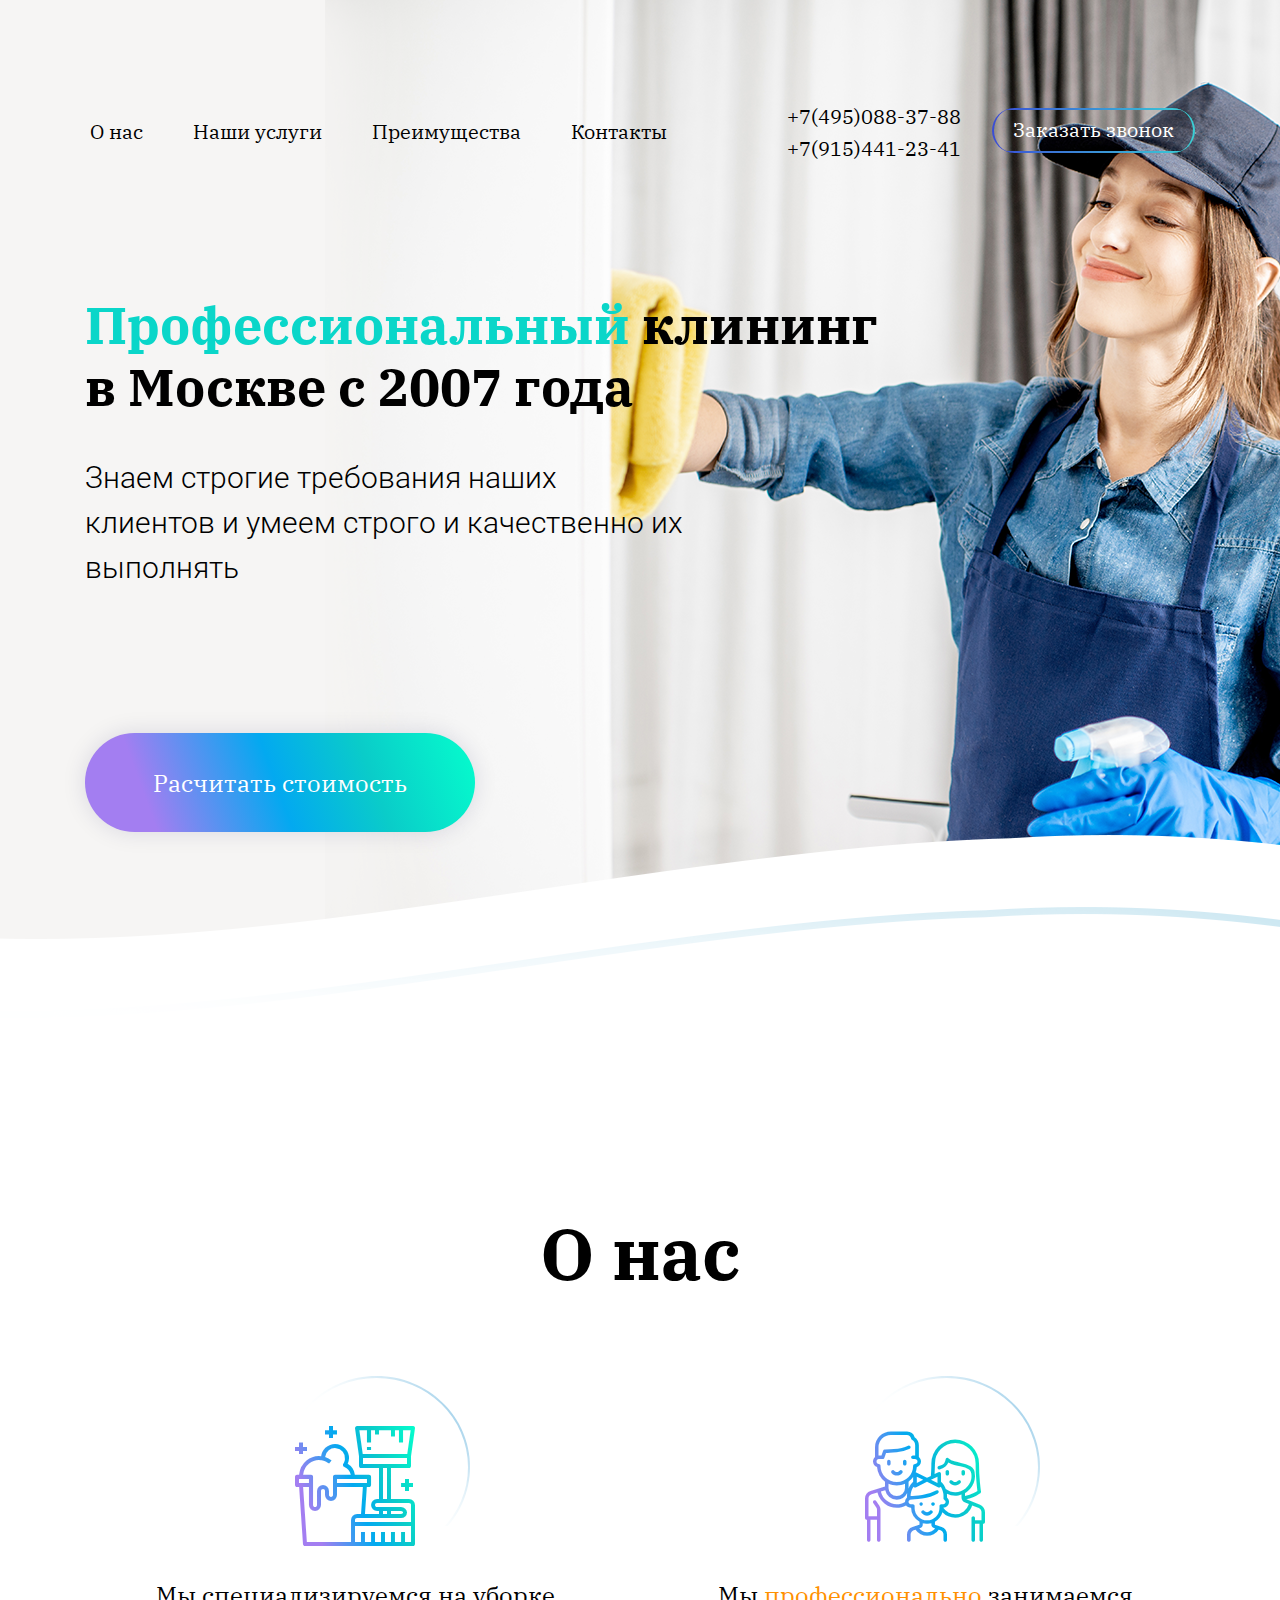
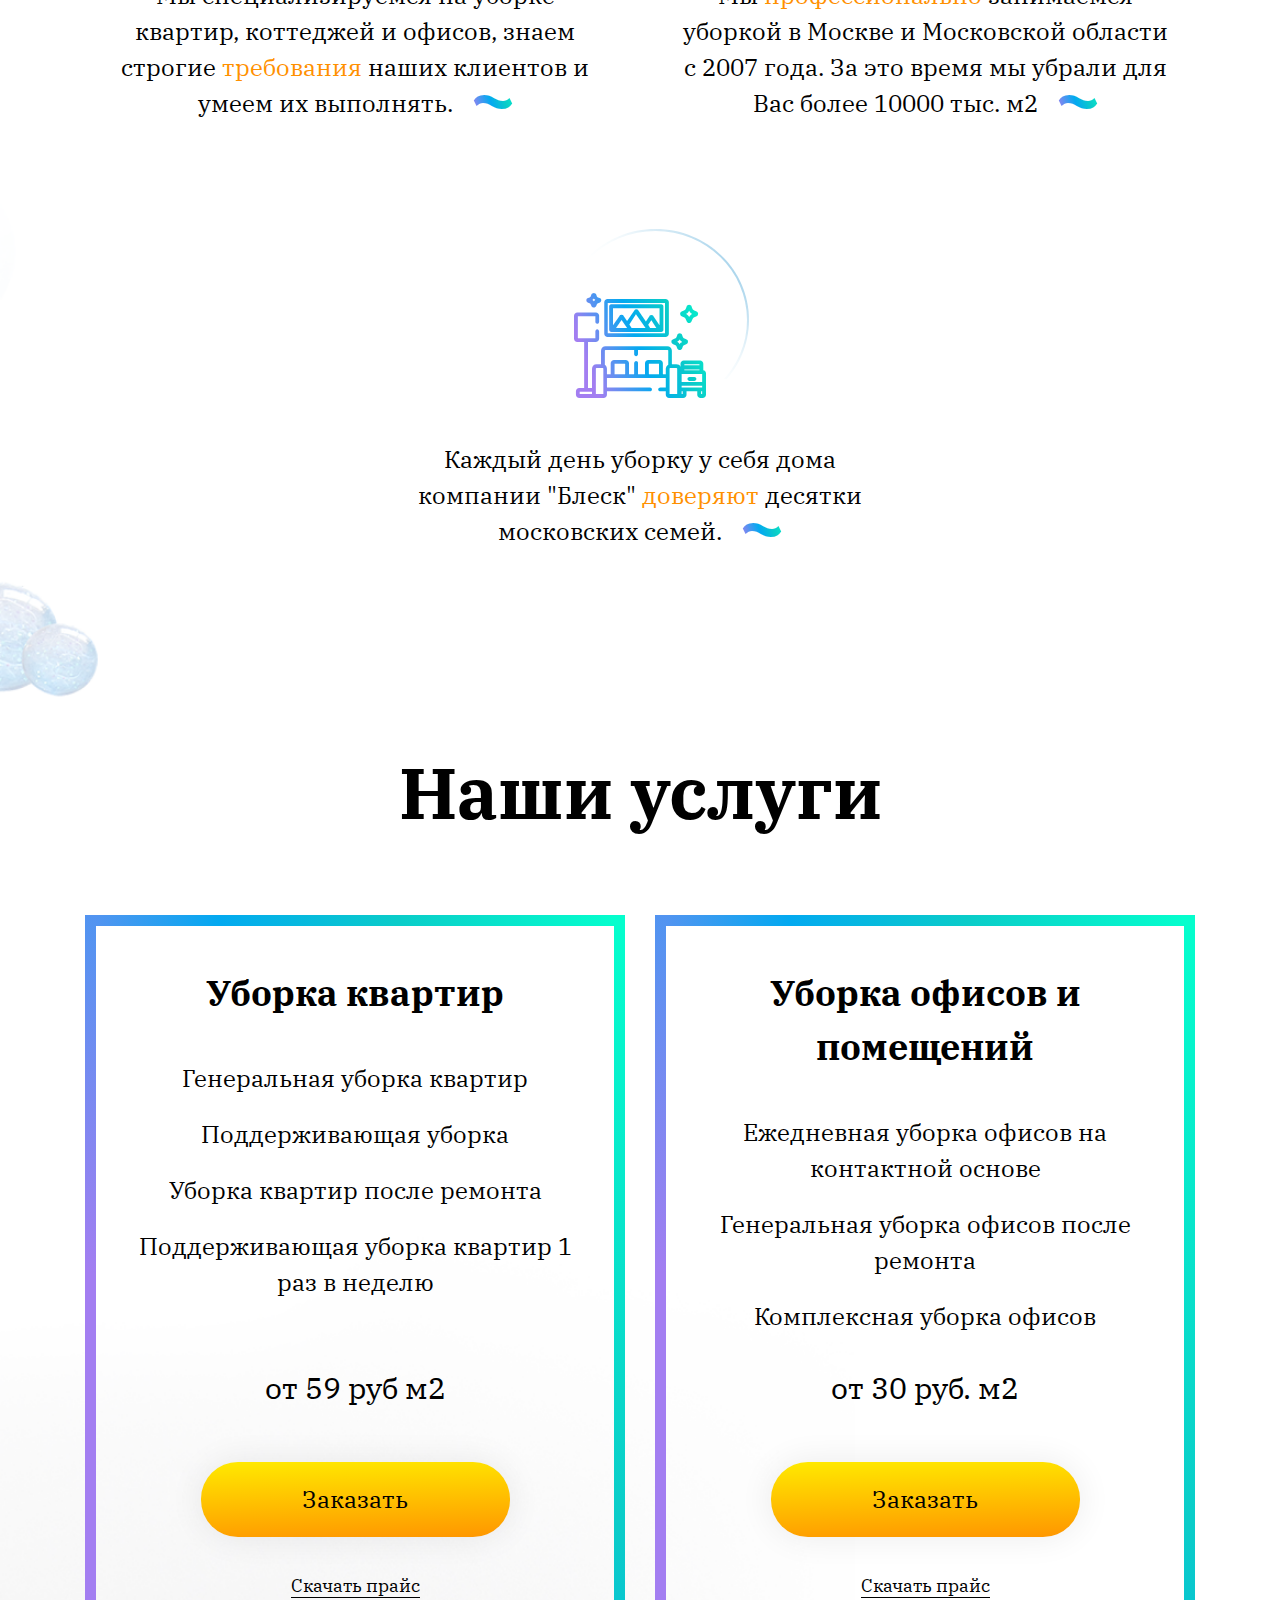
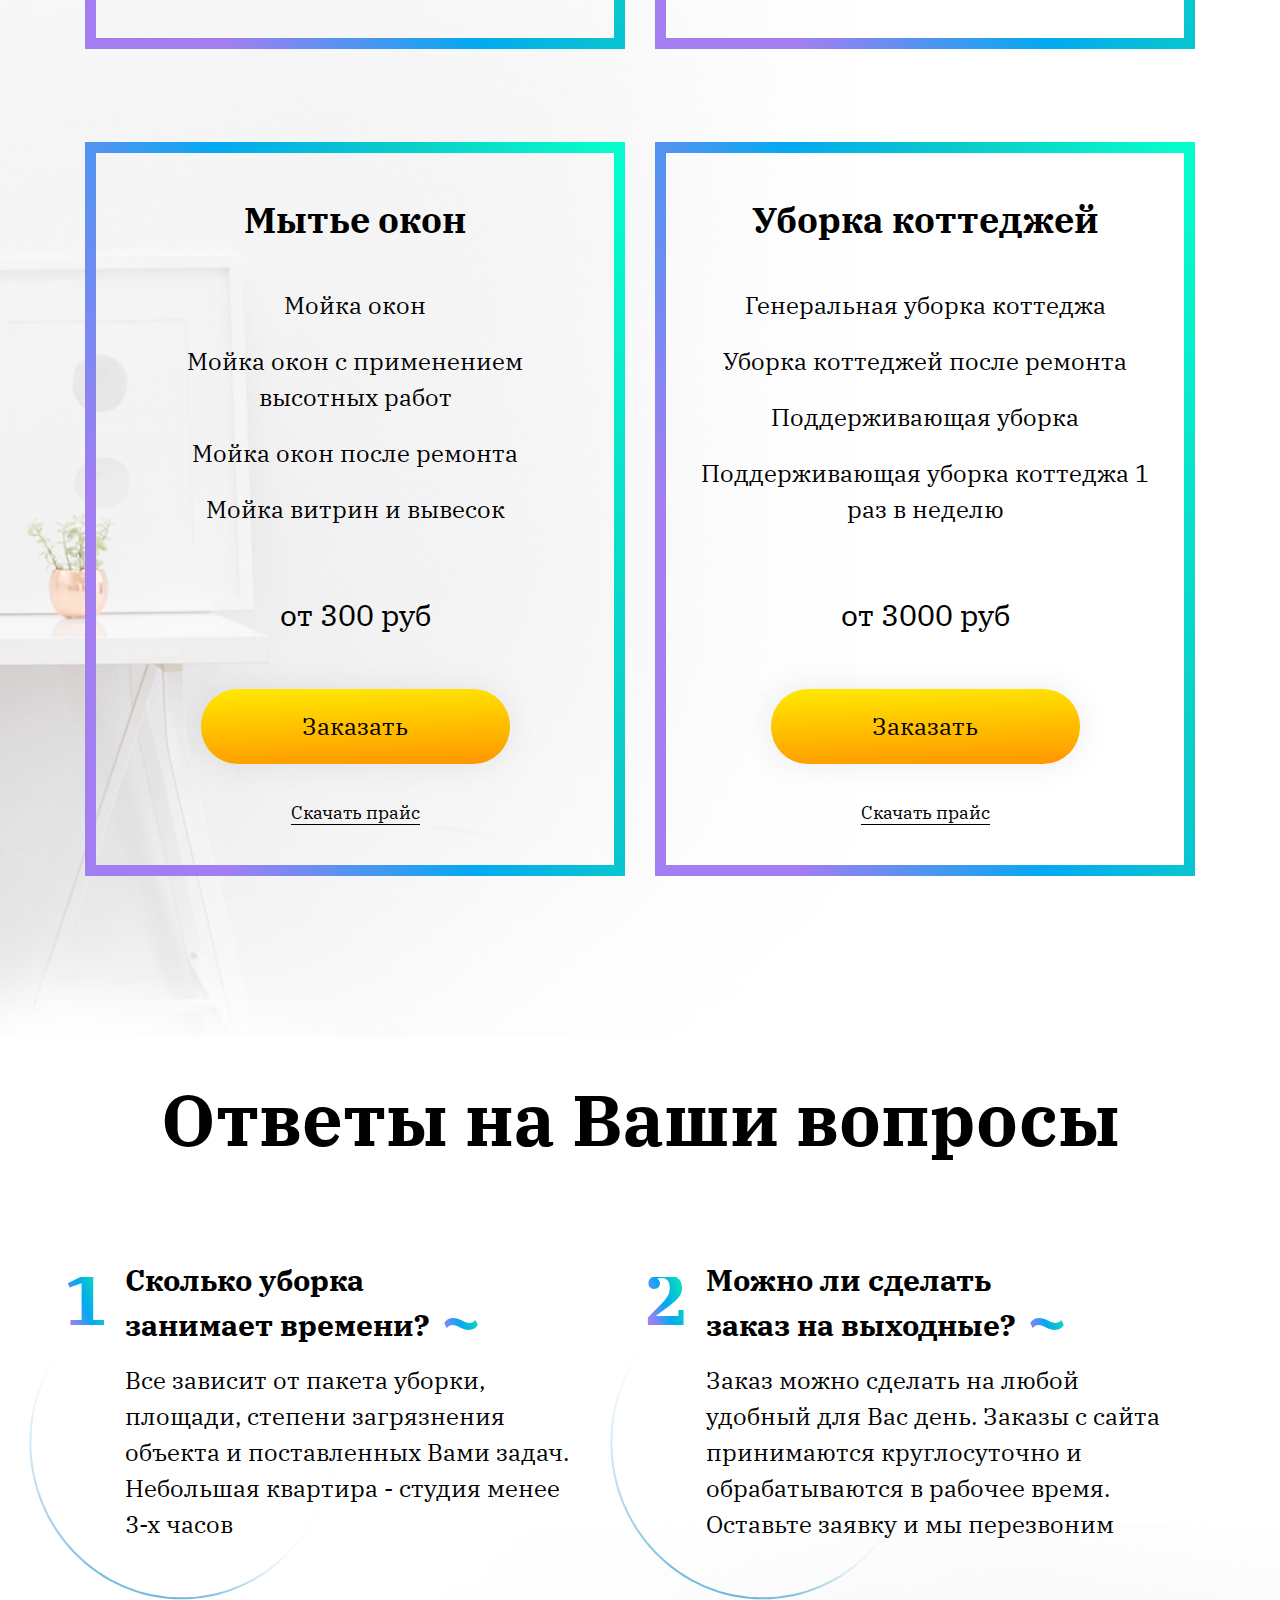
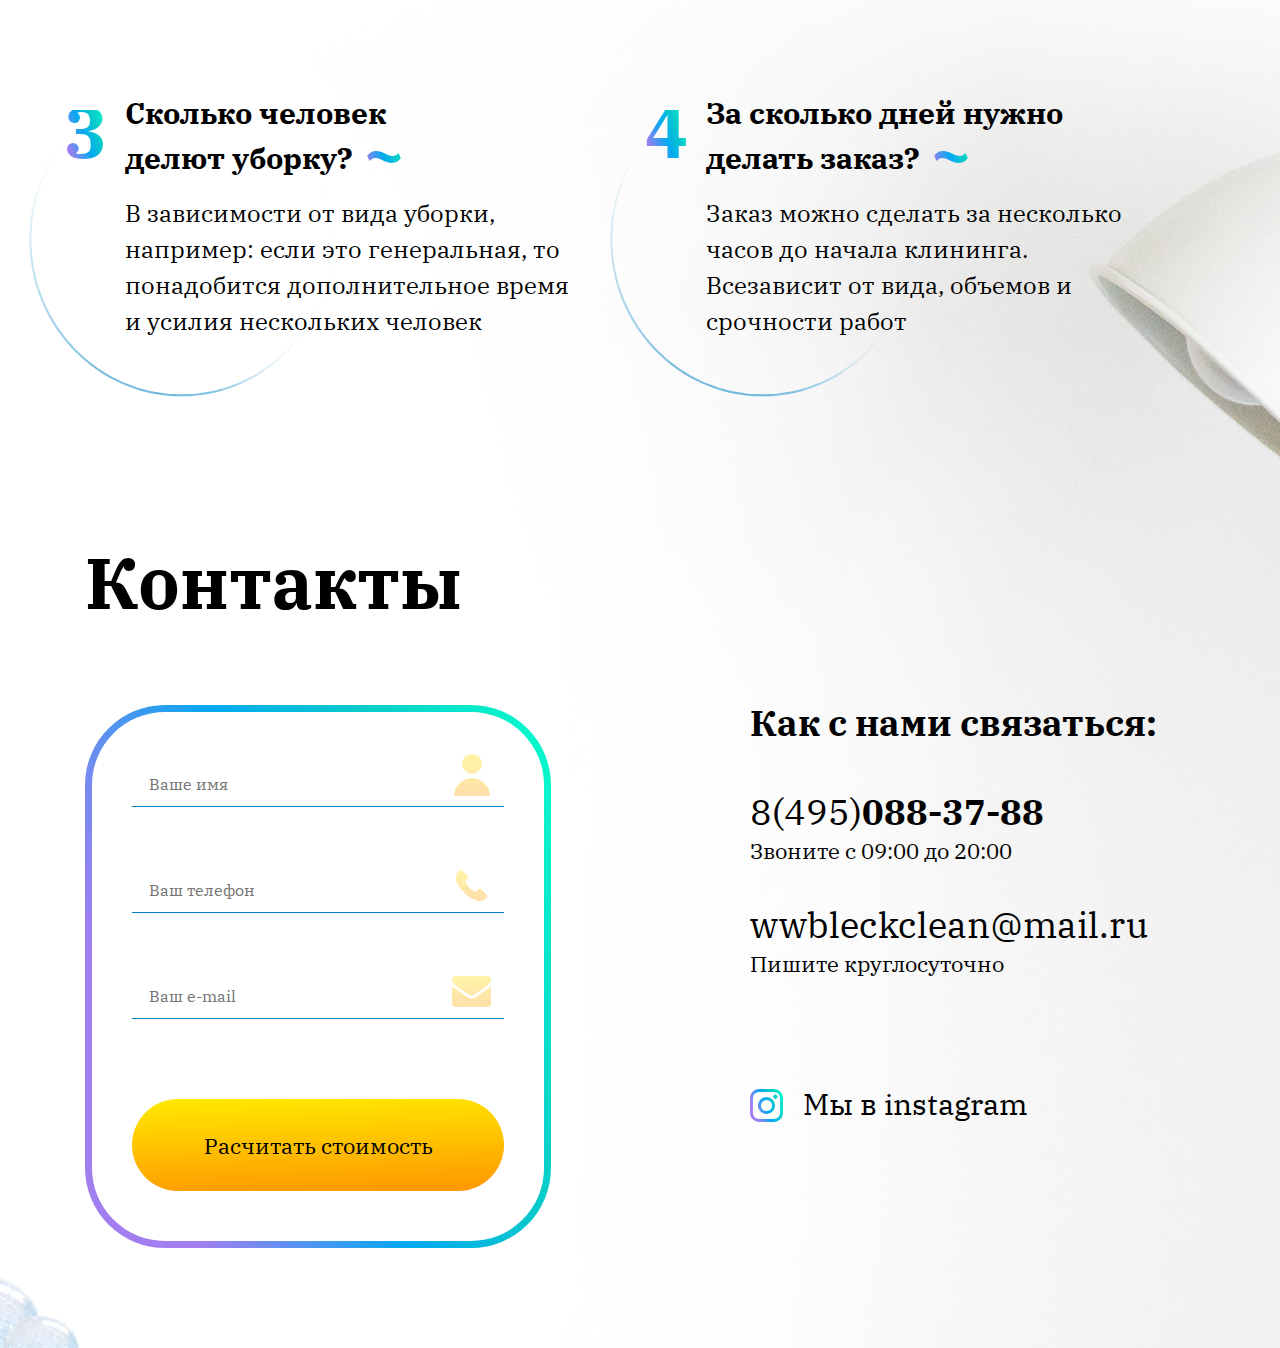
<file: index.html>
<!DOCTYPE html>
<html lang="ru">
<head>
	<meta charset="UTF-8">
	<meta name="viewport" content="width=device-width, initial-scale=1, shrink-to-fit=no">
	<title>bleckcleaning - профессиональный клининг в Москве с 2007 года</title>
	<link rel="icon" type="image/x-icon" href="img/favicon.ico">
	<link href="https://fonts.googleapis.com/css?family=IBM+Plex+Serif:400,600,700%7CRoboto:300&display=swap&subset=cyrillic-ext" rel="stylesheet">

	<link rel="stylesheet" href="bootstrap/css/bootstrap.min.css" crossorigin="anonymous">
	<link rel="stylesheet" href="css/main.css">
</head>
<body>

	<div class="overlay text-center">
		<div class="modal-form">

			<div class="modal-form__close">×</div>
			<h2 class="modal-form__title">Оставьте заявку <span class="modal-form__title--sub">Мы свяжемся с Вами в течении часа</span></h2>

			<form action="phpmailer/mail.php" method="POST" class="modal-form__form">
				<input name="user_name" type="text" class="modal-form__field modal-form__field--name" placeholder="Имя">
				<input name="user_email" type="email" class="modal-form__field" placeholder="E-mail">
				<input name="user_tel" type="tel" placeholder="Телефона" class="modal-form__field" required>
				<button type="submit" class="button modal-form__button">Отправить</button>
			</form>
		</div>
	</div>

	<header class="header">
		<div class="container-fluid">
			<nav class="navbar navbar-expand-lg navbar-light  justify-content-between">
				<button class="navbar-toggler" type="button" data-toggle="collapse" data-target="#navbarNav" aria-controls="navbarNav" aria-expanded="false" aria-label="Toggle navigation">
					<span class="navbar-toggler-icon"></span>
				</button>
				<div class="nav__tel d-lg-none"><a href="tel:+7(495)088-37-88" class="nav__tel nav__tel--link">+7(495)088-37-88</a><br><a href="tel:+7(915)441-23-41" class="nav__tel nav__tel--link">+7(915)441-23-41</a></div>
				<div class="collapse navbar-collapse" id="navbarNav">
					<ul class="navbar-nav">
						<li class="nav-item">
							<a class="nav-link" href="#about">О нас</a>
						</li>
						<li class="nav-item">
							<a class="nav-link" href="#services">Наши услуги</a>
						</li>
						<li class="nav-item">
							<a class="nav-link" href="#answers">Преимущества</a>
						</li>
						<li class="nav-item">
							<a class="nav-link" href="#contacts">Контакты</a>
						</li>
					</ul>
				</div>
				<div class="nav__right d-none d-lg-block">
					<div class="nav__tel"><a href="tel:+7(495)088-37-88" class="nav__tel nav__tel--link">+7(495)088-37-88</a><br><a href="tel:+7(915)441-23-41" class="nav__tel nav__tel--link">+7(915)441-23-41</a></div>
					<button id="open-modal" class="nav__button">Заказать звонок</button>
				</div>
			</nav>
			<!-- ./nav -->

			
			<div class="header__main">
				<h1 class="header__title"><span class="header__title--blue">Профессиональный</span> <span class="header__title--blue458">клининг</span>
			в Москве с 2007 года</h1>
				<div class="p header__text d-none d-md-block">Знаем строгие требования наших клиентов
			и умеем строго и качественно их выполнять</div>
				<button id="open-modal" class="header__button button--gradient">Расчитать стоимость</button>
			</div>
		</div>
	</header>

	<section id="about" class="about">
		<div class="container-fluid text-center">
			<h2 class="about__title">О нас</h2>
			<div class="row about__row">
				<div class="col-sm-6">
					<span class="icon-brush about__icon"></span>
					<p class="about__text">Мы специализируемся на уборке квартир, коттеджей и офисов, знаем строгие <span class="about__title about__title--orange">требования</span> наших клиентов и умеем их выполнять.&#160;<span class="tilda">~</span></p>
				</div>
				<div class="col-sm-6 about__col about__col--two">
					<span class="icon-family about__icon"></span>
					<p class="about__text">Мы <span class="about__title about__title--orange">профессионально</span> занимаемся уборкой в Москве и Московской области с 2007 года. За это время мы убрали для Вас более 10000 тыс. м2&#160;<span class="tilda">~</span></p>
				</div>
				<div class="col about__col about__col--three">
					<span class="icon-room about__icon about__icon--room"></span>
					<p class="about__text">Каждый день уборку у себя дома компании  "Блеск" <span class="about__title about__title--orange">доверяют</span> десятки московских семей.&#160;<span class="tilda">~</span></p>
				</div>
			</div>
		</div>
	</section>

	<section id="services" class="services">
		<div class="container-fluid text-center">
			<h2 class="services__title">Наши услуги</h2>
			<div class="row">
				<div class="col-md-6">
					<div class="services-card services-card--first">
						<div class="services-card__up">
						 	<div class="services-card__title">Уборка квартир</div>
						 	<p class="services-card__text
						 	services-card__text--mt">Генеральная уборка квартир	</p>
						 	<p class="services-card__text">Поддерживающая уборка</p>
						 	<p class="services-card__text">Уборка квартир после ремонта	</p>
						 	<p class="services-card__text">Поддерживающая уборка квартир 1 раз в неделю</p>
						</div>

						<div class="services-card__down">
							<div class="services-card__price">от 59 руб м2</div>
							<button id="open-modal" class="services-card__button">Заказать</button>
							<a href="https://vk.com/doc145500996_524348209?hash=1648637331df06dd44&dl=5f1dcbfa3da5579591" class="services-card__download">Скачать прайс</a>
						</div>
					</div>
				</div>
				<div class="col-md-6">
					<div class="services-card">
						<div class="services-card__up">
							<div class="services-card__title">Уборка офисов и помещений</div>
							<p class="services-card__text services-card__text--mt">Ежедневная уборка офисов на контактной основе</p>
							<p class="services-card__text">Генеральная уборка офисов после ремонта</p>
							<p class="services-card__text">Комплексная уборка офисов  </p>
						</div>

						<div class="services-card__down">
							<div class="services-card__price">от 30 руб. м2</div>
							<button id="open-modal" class="services-card__button">Заказать</button>
							<a href="https://vk.com/doc145500996_524348209?hash=1648637331df06dd44&dl=5f1dcbfa3da5579591" class="services-card__download">Скачать прайс</a>
						</div>
					</div>
				</div>
				<div class="col-md-6">
					<div class="services-card services-card--mt">
						<div class="services-card__up">
							<div class="services-card__title">Мытье окон</div>
							<p class="services-card__text services-card__text--mt">Мойка окон </p>
							<p class="services-card__text">Мойка окон с применением высотных работ</p>
							<p class="services-card__text">Мойка окон после ремонта</p>
							<p class="services-card__text">Мойка витрин и вывесок</p>
						</div>

						<div class="services-card__down">
							<div class="services-card__price">от 300 руб </div>
							<button id="open-modal" class="services-card__button">Заказать</button>
							<a href="https://vk.com/doc145500996_524348209?hash=1648637331df06dd44&dl=5f1dcbfa3da5579591" class="services-card__download">Скачать прайс</a>
						</div>
					</div>
				</div>
				<div class="col-md-6">
					<div class="services-card services-card--mt">
						<div class="services-card__up">
							<div class="services-card__title">Уборка коттеджей</div>
							<p class="services-card__text services-card__text--mt">Генеральная уборка коттеджа</p>
							<p class="services-card__text">Уборка коттеджей после ремонта</p>
							<p class="services-card__text">Поддерживающая уборка</p>
							<p class="services-card__text">Поддерживающая уборка коттеджа 1 раз в неделю</p>
						</div>

						<div class="services-card__down">
							<div class="services-card__price">от 3000 руб </div>
							<button id="open-modal" class="services-card__button">Заказать</button>
							<a href="https://vk.com/doc145500996_524348209?hash=1648637331df06dd44&dl=5f1dcbfa3da5579591" class="services-card__download">Скачать прайс</a>
						</div>
					</div>
				</div>
			</div>
		</div>
	</section>

	<section id="answers" class="answers">
		<div class="container-fluid">
			<h2 class="answers__title">Ответы на Ваши вопросы</h2>
			<div class="row">
				<div class="col-md-6">
					<div class="answers-card">
						<div class="answers-card__title answers-card__title--one">Сколько уборка <br>занимает времени?</div>
						<div class="answers-card__text">Все зависит от пакета уборки, площади, степени загрязнения объекта и поставленных Вами задач. Небольшая квартира - студия менее 3-х часов</div>
					</div>
				</div>
				<div class="col-md-6">
					<div class="answers-card answers-card--right">
						<div class="answers-card__title  answers-card__title--two">Можно ли сделать <br>заказ на выходные?</div>
						<div class="answers-card__text">Заказ можно сделать на любой удобный для Вас день. Заказы с сайта принимаются круглосуточно и обрабатываются в рабочее время. Оставьте заявку и мы перезвоним</div>
					</div>
				</div>
				<div class="col-md-6">
					<div class="answers-card answers-card__col">
						<div class="answers-card__title answers-card__title--three">Сколько человек <br>делют уборку?</div>
						<div class="answers-card__text">В зависимости от вида уборки, например: если это генеральная, то понадобится дополнительное время и усилия нескольких человек</div>
					</div>
				</div>
				<div class="col-md-6 ">
					<div class="answers-card answers-card--right answers-card__col">
						<div class="answers-card__title answers-card__title--four">За сколько дней нужно <br>делать заказ?</div>
						<div class="answers-card__text">Заказ можно сделать за несколько часов до начала клининга. Всезависит от вида, объемов и срочности работ</div>
					</div>
				</div>
			</div>
		</div>
	</section>
	<!-- /.answers -->

	<footer id="contacts" class="footer">
		<div class="container-fluid">
			<h2 class="footer__title">Контакты</h2>
			<div class="row">
				<div class="col-md-6">
					<form action="phpmailer/mail.php" method="POST" class="form">
						<div class="form__input form__input--name">
							<input name="user_name" type="text" placeholder="Ваше имя" class="form__input--text-two">
						</div>
						<div class="form__input form__input--tel">
							<input name="user_tel" type="tel" placeholder="Ваш телефон" class="form__input--text-two" required>
						</div>
						<div class="form__input form__input--email">
							<input name="user_email" type="email" placeholder="Ваш e-mail" class="form__input--text-two">
						</div>
						<button type="submit" class="form__button"><span class="form__button--text-one">Расчитать стоимость</span> <span class="form__button--text-two">Заказать</span></button>
					</form>
				</div>
				<div class="offset-md-1 col-md-5">
					<address class="contacts">
						<div class="contacts__title d-none d-md-block">Как с нами связаться:</div>
						<div class="contacts__tel"><a href="tel:+7(495)088-37-88" class="contacts__tel contacts__tel--link">8(495)<span class="contacts__tel--bold">088-37-88</span></a></div>
						<div class="contacts__sub d-none d-md-block">Звоните с 09:00 до 20:00</div>
						<div class="contacts__mail"><a href="mailto:wwbleckclean@mail.ru" class="contacts__mail contacts__mail--link">wwbleckclean@mail.ru</a></div>
						<div class="contacts__sub d-none d-md-block">Пишите круглосуточно</div>
						<div class="contacts__text d-none d-md-block"><span class="span icon-instagram-logo contacts__link"></span>Мы в instagram</div>
							
					</address>
				</div>
			</div>
		</div>
	</footer>

	<script src="https://code.jquery.com/jquery-3.3.1.slim.min.js" integrity="sha384-q8i/X+965DzO0rT7abK41JStQIAqVgRVzpbzo5smXKp4YfRvH+8abtTE1Pi6jizo" crossorigin="anonymous"></script>
	<script src="js/bootstrap.min.js"></script>
	<script src="js/main.js"></script>
</body>
</html>
</file>
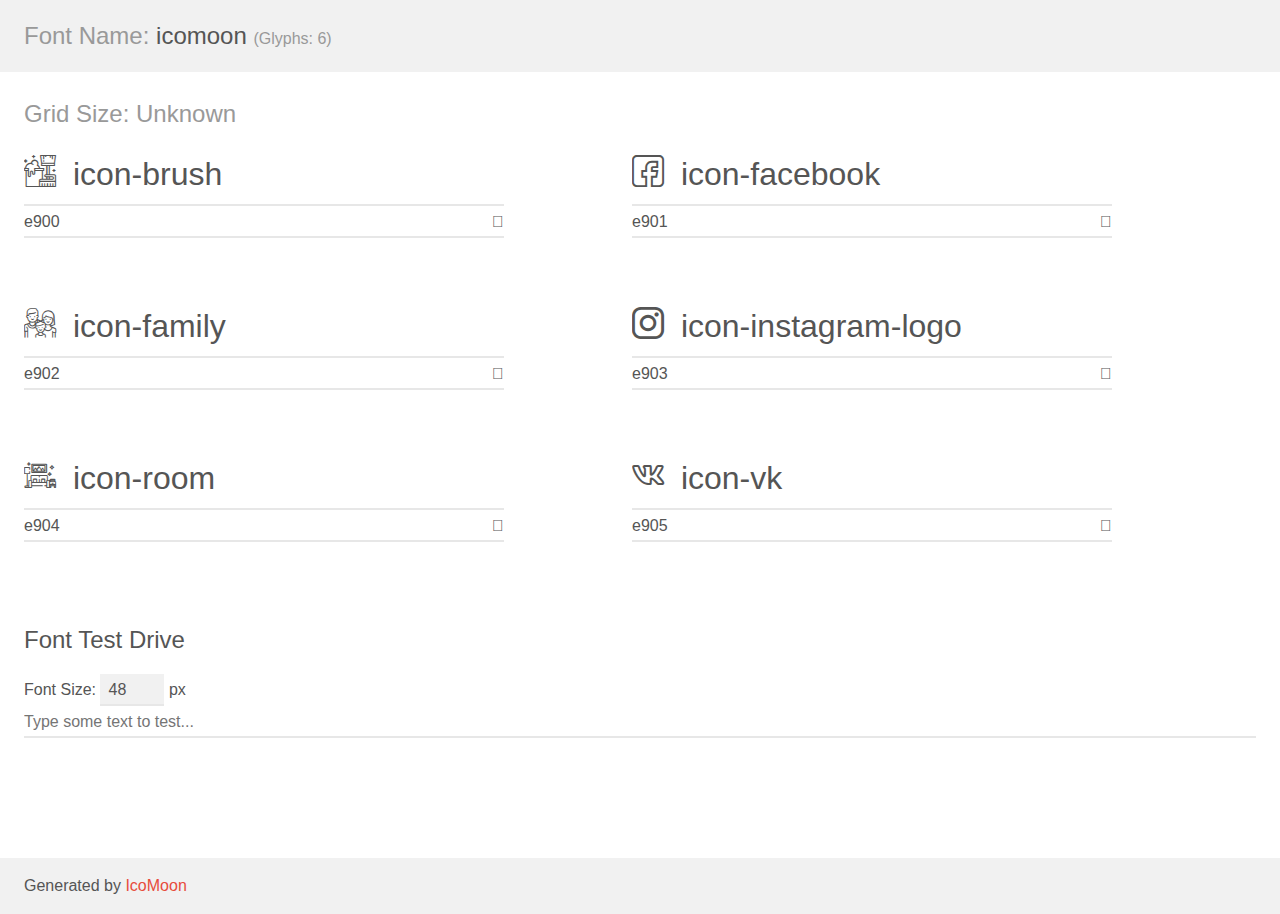
<file: fonts/icomoon/demo.html>
<!doctype html>
<html>
<head>
    <meta charset="utf-8">
    <title>IcoMoon Demo</title>
    <meta name="description" content="An Icon Font Generated By IcoMoon.io">
    <meta name="viewport" content="width=device-width, initial-scale=1">
    <link rel="stylesheet" href="demo-files/demo.css">
    <link rel="stylesheet" href="style.css"></head>
<body>
    <div class="bgc1 clearfix">
        <h1 class="mhmm mvm"><span class="fgc1">Font Name:</span> icomoon <small class="fgc1">(Glyphs:&nbsp;6)</small></h1>
    </div>
    <div class="clearfix mhl ptl">
        <h1 class="mvm mtn fgc1">Grid Size: Unknown</h1>
        <div class="glyph fs1">
            <div class="clearfix bshadow0 pbs">
                <span class="icon-brush"></span>
                <span class="mls"> icon-brush</span>
            </div>
            <fieldset class="fs0 size1of1 clearfix hidden-false">
                <input type="text" readonly value="e900" class="unit size1of2" />
                <input type="text" maxlength="1" readonly value="&#xe900;" class="unitRight size1of2 talign-right" />
            </fieldset>
            <div class="fs0 bshadow0 clearfix hidden-true">
                <span class="unit pvs fgc1">liga: </span>
                <input type="text" readonly value="" class="liga unitRight" />
            </div>
        </div>
        <div class="glyph fs1">
            <div class="clearfix bshadow0 pbs">
                <span class="icon-facebook"></span>
                <span class="mls"> icon-facebook</span>
            </div>
            <fieldset class="fs0 size1of1 clearfix hidden-false">
                <input type="text" readonly value="e901" class="unit size1of2" />
                <input type="text" maxlength="1" readonly value="&#xe901;" class="unitRight size1of2 talign-right" />
            </fieldset>
            <div class="fs0 bshadow0 clearfix hidden-true">
                <span class="unit pvs fgc1">liga: </span>
                <input type="text" readonly value="" class="liga unitRight" />
            </div>
        </div>
        <div class="glyph fs1">
            <div class="clearfix bshadow0 pbs">
                <span class="icon-family"></span>
                <span class="mls"> icon-family</span>
            </div>
            <fieldset class="fs0 size1of1 clearfix hidden-false">
                <input type="text" readonly value="e902" class="unit size1of2" />
                <input type="text" maxlength="1" readonly value="&#xe902;" class="unitRight size1of2 talign-right" />
            </fieldset>
            <div class="fs0 bshadow0 clearfix hidden-true">
                <span class="unit pvs fgc1">liga: </span>
                <input type="text" readonly value="" class="liga unitRight" />
            </div>
        </div>
        <div class="glyph fs1">
            <div class="clearfix bshadow0 pbs">
                <span class="icon-instagram-logo"></span>
                <span class="mls"> icon-instagram-logo</span>
            </div>
            <fieldset class="fs0 size1of1 clearfix hidden-false">
                <input type="text" readonly value="e903" class="unit size1of2" />
                <input type="text" maxlength="1" readonly value="&#xe903;" class="unitRight size1of2 talign-right" />
            </fieldset>
            <div class="fs0 bshadow0 clearfix hidden-true">
                <span class="unit pvs fgc1">liga: </span>
                <input type="text" readonly value="" class="liga unitRight" />
            </div>
        </div>
        <div class="glyph fs1">
            <div class="clearfix bshadow0 pbs">
                <span class="icon-room"></span>
                <span class="mls"> icon-room</span>
            </div>
            <fieldset class="fs0 size1of1 clearfix hidden-false">
                <input type="text" readonly value="e904" class="unit size1of2" />
                <input type="text" maxlength="1" readonly value="&#xe904;" class="unitRight size1of2 talign-right" />
            </fieldset>
            <div class="fs0 bshadow0 clearfix hidden-true">
                <span class="unit pvs fgc1">liga: </span>
                <input type="text" readonly value="" class="liga unitRight" />
            </div>
        </div>
        <div class="glyph fs1">
            <div class="clearfix bshadow0 pbs">
                <span class="icon-vk"></span>
                <span class="mls"> icon-vk</span>
            </div>
            <fieldset class="fs0 size1of1 clearfix hidden-false">
                <input type="text" readonly value="e905" class="unit size1of2" />
                <input type="text" maxlength="1" readonly value="&#xe905;" class="unitRight size1of2 talign-right" />
            </fieldset>
            <div class="fs0 bshadow0 clearfix hidden-true">
                <span class="unit pvs fgc1">liga: </span>
                <input type="text" readonly value="" class="liga unitRight" />
            </div>
        </div>
    </div>

    <!--[if gt IE 8]><!-->
    <div class="mhl clearfix mbl">
        <h1>Font Test Drive</h1>
        <label>
            Font Size: <input id="fontSize" type="number" class="textbox0 mbm"
            min="8" value="48" />
            px
        </label>
        <input id="testText" type="text" class="phl size1of1 mvl"
        placeholder="Type some text to test..." value=""/>
        <div id="testDrive" class="icon-" style="font-family: icomoon">&nbsp;
        </div>
    </div>
    <!--<![endif]-->
    <div class="bgc1 clearfix">
        <p class="mhl">Generated by <a href="https://icomoon.io/app">IcoMoon</a></p>
    </div>

    <script src="demo-files/demo.js"></script>
</body>
</html>
</file>
<file: css/main.css>
@charset "UTF-8";

@font-face {
  font-family: "icomoon";
  src: url("../fonts/icomoon/fonts/icomoon.eot?4oq88y");
  src: url("../fonts/icomoon/fonts/icomoon.eot?4oq88y#iefix") format("embedded-opentype"), url("../fonts/icomoon/fonts/icomoon.ttf?4oq88y") format("truetype"), url("../fonts/icomoon/fonts/icomoon.woff?4oq88y") format("woff"), url("../fonts/icomoon/fonts/icomoon.svg?4oq88y#icomoon") format("svg");
  font-weight: normal;
  font-style: normal;
  font-display: block;
}

[class^="icon-"],
[class*=" icon-"] {
  /* use !important to prevent issues with browser extensions that change fonts */
  font-family: "icomoon" !important;
  speak: none;
  font-style: normal;
  font-weight: normal;
  font-variant: normal;
  text-transform: none;
  line-height: 1;
  /* Better Font Rendering =========== */
  -webkit-font-smoothing: antialiased;
  -moz-osx-font-smoothing: grayscale;
}

.icon-brush:before {
  content: "";
}

.icon-facebook:before {
  content: "";
}

.icon-family:before {
  content: "";
}

.icon-instagram-logo:before {
  content: "";
}

.icon-room:before {
  content: "";
}

.icon-vk:before {
  content: "";
}

*,
::after,
::before {
  -webkit-box-sizing: border-box;
  box-sizing: border-box;
}

html {
  font-size: 10px;
  scroll-behavior: smooth;
  overflow: scroll;
  overflow-x: hidden;
}

html::-webkit-scrollbar {
  width: 0px;
  background: transparent;
}

body {
  color: #000;
  font-family: 'IBM Plex Serif', serif;
  font-size: 1.6rem;
  overflow-x: hidden;
  background: url("../img/bg.png") top no-repeat;
  background-size: cover;
}

header,
footer,
section {
  padding: 100px 0;
}

button {
  border: none;
}

button:focus {
  outline: none;
}

input {
  border: none;
  width: 100%;
}

input:focus {
  outline: none;
}

img {
  width: 100%;
  height: auto;
}

p {
  font-size: 2.4rem;
  margin: 0;
}

a {
  color: #000;
  text-decoration: none;
}

a:hover {
  text-decoration: none;
  color: inherit;
  border-bottom: none;
}

h1 {
  font-size: 5.2rem;
  font-weight: 700;
}

h2 {
  font-size: 7.2rem;
  font-weight: 700;
}

.header {
  background: url("../img/header/bg.png") top no-repeat;
  padding-bottom: 278px;
}

.header__main {
  margin-top: 130px;
  max-width: 819px;
}

.header__title--blue {
  color: #0ad6c9;
}

.header__text {
  margin-top: 37px;
  font-family: 'Roboto', sans-serif;
  font-size: 3rem;
  font-weight: 300;
  max-width: 600px;
}

.header__button {
  margin-top: 143px;
  color: #fff;
  font-size: 2.4rem;
  width: 390px;
  height: 99px;
  -webkit-box-shadow: 0 0 22px 2px rgba(7, 4, 77, 0.1);
  box-shadow: 0 0 22px 2px rgba(7, 4, 77, 0.1);
  border-radius: 50px;
}

.button--gradient {
  background-image: linear-gradient(-110deg, #05fecd 0%, #0accc9 28%, #03a9f0 51%, #a37ef1 83%, #a37ef1 100%);
  z-index: 0;
  position: relative;
}

.button--gradient:after {
  content: '';
  background-image: linear-gradient(-110deg, #14c8a5 0%, #0df5f2 28%, #60a9c8 51%, #4c2d8e 83%, #4c2d8e 100%);
  position: absolute;
  width: 100%;
  height: 100%;
  top: 0;
  left: 0;
  border-radius: inherit;
  -webkit-transition: .3s;
  transition: .3s;
  z-index: -1;
  opacity: 0;
}

.button--gradient:hover:after {
  opacity: 1;
}

.navbar {
  font-size: 2rem;
  padding: 0;
}

.navbar-toggler {
  background: #0ad6c9;
  border: none;
  border-radius: 50%;
  width: 42px;
  height: 40px;
  padding: 0;
}

.navbar-toggler-icon {
  font-size: 20px;
}

.nav-item {
  margin-right: 40px;
}

.nav__right {
  right: 10%;
}

.nav__tel {
  display: inline-block;
  vertical-align: middle;
  margin-right: 13px;
}

.nav__button {
  font-size: 2rem;
  background: rgba(255, 255, 255, 0);
  color: #fff;
  width: 203px;
  height: 45px;
  border-radius: 23px;
  border-right: 2px solid #3ACFD5;
  border-left: 2px solid #3a4ed5;
  background-position: 0px 0px, 0px 100%;
  background-repeat: no-repeat;
  background-size: 100% 2px;
  background-image: -webkit-gradient(linear, right top, left top, from(#3acfd5), to(#3a4ed5)), -webkit-gradient(linear, right top, left top, from(#3acfd5), to(#3a4ed5));
  background-image: linear-gradient(to left, #3acfd5 0%, #3a4ed5 100%), linear-gradient(to left, #3acfd5 0%, #3a4ed5 100%);
}

.about__row {
  margin-top: 130px;
}

.about__text {
  margin: 30px auto 0;
  max-width: 500px;
  position: relative;
}

.about__col--three {
  margin-top: 158px;
}

.about__title--orange {
  color: #ff9000;
}

.about__icon {
  font-size: 120px;
  background: linear-gradient(-110deg, #05fecd 0%, #0accc9 28%, #03a9f0 51%, #a37ef1 83%, #a37ef1 100%);
  -webkit-background-clip: text;
  -webkit-text-fill-color: transparent;
  position: relative;
}

.about__icon--room {
  font-size: 132px;
}

.about__icon:after {
  content: '';
  position: absolute;
  left: 10px;
  top: -50px;
  width: 170px;
  height: 150px;
  background: url("../img/about/ellips.png") no-repeat;
}

.tilda {
  color: transparent;
  margin-left: 40px;
  position: relative;
}

.tilda:after {
  content: '~';
  position: absolute;
  left: -30px;
  font-size: 80px;
  font-weight: 700;
  line-height: 0.3;
  padding-bottom: 20px;
  background: linear-gradient(-110deg, #05fecd 0%, #0accc9 28%, #03a9f0 51%, #a37ef1 83%, #a37ef1 100%);
  -webkit-background-clip: text;
  -webkit-text-fill-color: transparent;
}

.services__title {
  margin-bottom: 80px;
}

.services-card {
  padding: 40px 30px;
  display: -webkit-box;
  display: -ms-flexbox;
  display: flex;
  -webkit-box-orient: vertical;
  -webkit-box-direction: normal;
  -ms-flex-direction: column;
  flex-direction: column;
  -webkit-box-pack: justify;
  -ms-flex-pack: justify;
  justify-content: space-between;
  min-height: 734px;
  border: 11px solid #2575fc;
  -o-border-image: linear-gradient(-110deg, #05fecd 0%, #0accc9 28%, #03a9f0 51%, #a37ef1 83%, #a37ef1 100%) 1;
  border-image: linear-gradient(-110deg, #05fecd 0%, #0accc9 28%, #03a9f0 51%, #a37ef1 83%, #a37ef1 100%) 1;
}

.services-card--mt {
  margin-top: 93px;
}

.services-card__title {
  font-size: 3.6rem;
  font-weight: 700;
}

.services-card__text {
  margin-top: 20px;
  font-size: 2.4rem;
}

.services-card__text--mt {
  margin-top: 40px;
}

.services-card__down {
  margin-top: 30px;
}

.services-card__price {
  font-size: 3rem;
}

.services-card__button {
  margin-top: 52px;
  margin-left: auto;
  margin-right: auto;
  display: block;
  font-size: 2.4rem;
  width: 309px;
  height: 75px;
  -webkit-box-shadow: 0 0 33px 2px rgba(3, 3, 3, 0.07);
  box-shadow: 0 0 33px 2px rgba(3, 3, 3, 0.07);
  border-radius: 37px;
  background-image: linear-gradient(-182deg, #ffea00 0%, #ff9600 100%);
}

.services-card__download {
  border-bottom: 1px solid #000;
  display: inline-block;
  line-height: 1.3;
  margin-top: 37px;
  font-size: 1.8rem;
}

.answers__title {
  margin-bottom: 94px;
  text-align: center;
}

.answers-card {
  position: relative;
  left: 40px;
}

.answers-card:before {
  content: '';
  display: none;
  position: absolute;
  left: -96px;
  bottom: -64px;
  width: 310px;
  height: 280px;
  background: url("../img/answers/ellips.png") no-repeat;
}

.answers-card--right {
  left: 51px;
}

.answers-card__title {
  font-size: 3rem;
  font-weight: 700;
  position: relative;
}

.answers-card__title:after {
  content: '~';
  position: absolute;
  margin-left: 10px;
  font-size: 70px;
  font-weight: 700;
  line-height: 0.5;
  padding-bottom: 10px;
  background: linear-gradient(-110deg, #05fecd 0%, #0accc9 28%, #03a9f0 51%, #a37ef1 83%, #a37ef1 100%);
  -webkit-background-clip: text;
  -webkit-text-fill-color: transparent;
}

.answers-card__title:before {
  content: ".";
  position: absolute;
  line-height: 0.6;
  top: 20px;
  left: -61px;
  width: 45px;
  height: 60px;
  overflow: visible;
  font-size: 7.2rem;
  font-weight: 700;
  background-image: linear-gradient(-110deg, #05fecd 0%, #0accc9 28%, #03a9f0 51%, #a37ef1 83%, #a37ef1 100%);
  -webkit-background-clip: text;
  -webkit-text-fill-color: transparent;
}

.answers-card__title--one:before {
  content: "1";
}

.answers-card__title--two:before {
  content: "2";
}

.answers-card__title--three:before {
  content: "3";
}

.answers-card__title--four:before {
  content: "4";
}

.answers-card__text {
  margin-top: 15px;
  font-size: 2.4rem;
  max-width: 455px;
}

.answers-card__col {
  margin-top: 148px;
}

.footer__title {
  margin-bottom: 80px;
}

.form {
  padding: 50px 40px;
  max-width: 466px;
  border-radius: 80px;
  border: 7px solid transparent;
  display: -webkit-box;
  display: -ms-flexbox;
  display: flex;
  -webkit-box-orient: vertical;
  -webkit-box-direction: normal;
  -ms-flex-direction: column;
  flex-direction: column;
  position: relative;
  background: #fff;
  background-clip: padding-box;
}

.form:before {
  content: '';
  position: absolute;
  top: 0;
  bottom: 0;
  right: 0;
  left: 0;
  z-index: -1;
  margin: -7px;
  border-radius: inherit;
  background: linear-gradient(-110deg, #05fecd 0%, #0accc9 28%, #03a9f0 51%, #a37ef1 83%, #a37ef1 100%);
}

.form__border {
  max-width: 466px;
  border-radius: 80px;
  border: 7px solid #bababa;
  -o-border-image: linear-gradient(-110deg, #05fecd 0%, #0accc9 28%, #03a9f0 51%, #a37ef1 83%, #a37ef1 100%);
  border-image: linear-gradient(-110deg, #05fecd 0%, #0accc9 28%, #03a9f0 51%, #a37ef1 83%, #a37ef1 100%);
}

.form__input {
  padding: 9px 60px 9px 15px;
  border-bottom: 1px solid #0081c6;
  margin-top: 61px;
  position: relative;
  width: 100%;
}

.form__input:before {
  content: '';
  position: absolute;
  top: -5px;
  right: 10px;
  width: 45px;
  height: 45px;
  z-index: 1;
  background: url("../img/footer/user.png") center no-repeat;
}

.form__input--name {
  margin-top: 0;
}

.form__input--name:before {
  top: -10px;
}

.form__input--tel:before {
  background: url("../img/footer/call-answer.png") center no-repeat;
}

.form__input--email:before {
  background: url("../img/footer/envelope.png") center no-repeat;
}

.form__button {
  margin-top: 80px;
  font-size: 2.2rem;
  max-width: 383px;
  height: 92px;
  border-radius: 46px;
  background-image: linear-gradient(-182deg, #ffea00 0%, #ff9600 100%);
}

.form__button--text-two {
  display: none;
}

.contacts {
  line-height: 1;
}

.contacts__title {
  font-weight: 700;
  font-size: 3.6rem;
  margin-bottom: 53px;
}

.contacts__tel,
.contacts__mail {
  font-size: 3.6rem;
}

.contacts__tel--bold {
  font-weight: 700;
}

.contacts__mail {
  margin-top: 45px;
}

.contacts__sub {
  margin-top: 10px;
  font-size: 2.2rem;
}

.contacts__text {
  cursor: poiner;
  margin-top: 114px;
  font-size: 3rem;
  display: -webkit-box !important;
  display: -ms-flexbox !important;
  display: flex !important;
}

.contacts__link {
  font-size: 3.3rem;
  background: linear-gradient(-110deg, #05fecd 0%, #0accc9 28%, #03a9f0 51%, #a37ef1 83%, #a37ef1 100%);
  -webkit-background-clip: text;
  -webkit-text-fill-color: transparent;
  margin-right: 20px;
}

.icon-vk {
  font-size: 8.6rem;
}

.overlay {
  display: none;
  z-index: 99;
  position: fixed;
  background-color: rgba(0, 0, 0, 0.5);
  top: 0;
  width: 100%;
  height: 100%;
}

.modal-form {
  position: fixed;
  color: #fff;
  -webkit-box-shadow: 0 0 22px 2px rgba(7, 4, 77, 0.1);
  box-shadow: 0 0 22px 2px rgba(7, 4, 77, 0.1);
  left: 50%;
  top: 40px;
  max-height: calc(100vh - 80px);
  background-color: #161c21;
  background-image: linear-gradient(-110deg, #05fecd 0%, #0accc9 28%, #03a9f0 51%, #a37ef1 83%, #a37ef1 100%);
  border-radius: 10px;
  padding: 38px 28px 46px;
  -webkit-transform: translateX(-50%);
  transform: translateX(-50%);
  overflow: auto;
}

.modal-form__form {
  max-width: 374px;
}

.modal-form__close {
  position: absolute;
  cursor: pointer;
  font-size: 2.5rem;
  font-weight: bold;
  right: 15px;
  top: 0;
}

.modal-form__title {
  font-size: 3.6rem;
  font-weight: 400;
}

.modal-form__title--sub {
  display: block;
  font-size: 1.8rem;
  font-weight: 400;
  margin-top: 6px;
}

.modal-form__field {
  width: 100%;
  height: 55px;
  border-radius: 10px;
  margin-top: 14px;
  display: block;
  padding: 20px;
  border: 2px solid transparent;
}

.modal-form__field:hover {
  border: 2px solid #0ad6c9;
}

.modal-form__field:focus {
  outline: none;
  border: 2px solid #0ad6c9;
}

.modal-form__field--name {
  margin-top: 50px;
}

.modal-form__button {
  margin-top: 120px;
  width: 307px;
  height: 68px;
  -webkit-box-shadow: 0 0 33px 2px rgba(3, 3, 3, 0.07);
  box-shadow: 0 0 33px 2px rgba(3, 3, 3, 0.07);
  border-radius: 31px;
  background-image: linear-gradient(-182deg, #ffea00 0%, #ff9600 100%);
  font-size: 2.4rem;
  color: #fff;
}

@media screen and (max-width: 576px) {
  .modal-form {
    padding: 15px 20px 20px;
  }

  .modal-form__button {
    margin-top: 60px;
  }
}

@media screen and (max-width: 458px) {
  .modal-form {
    width: 90%;
  }

  .modal-form__button {
    width: 192px;
    height: 48px;
  }
}

.thanks__wrap {
  display: -webkit-box;
  display: -ms-flexbox;
  display: flex;
  -webkit-box-align: center;
  -ms-flex-align: center;
  align-items: center;
  -webkit-box-pack: center;
  -ms-flex-pack: center;
  justify-content: center;
  position: absolute;
  top: 0;
  left: 0;
  width: 100%;
  height: 100%;
  background: rgba(0, 0, 0, 0.7);
}

.thanks__title {
  margin: 0;
  text-align: center;
  color: #fff;
}

.thanks__title:before {
  display: none;
}

.thanks__title--sub {
  display: block;
  font-size: 2rem;
  margin-top: 20px;
}

@media screen and (min-width: 991px) {
  .answers-card:before {
    display: block;
  }
}

@media screen and (min-width: 992px) and (max-width: 1049px) {
  .navbar {
    font-size: 1.8rem;
  }
}

@media screen and (min-width: 860px) and (max-width: 991px) {
  .services-card {
    min-height: 667px !important;
  }
}

@media screen and (min-width: 729px) and (max-width: 991px) {
  .nav__tel {
    margin-right: 15%;
  }
}

@media screen and (min-width: 768px) and (max-width: 860px) {
  .answers-card__title:after {
    display: none;
  }
}

@media screen and (min-width: 768px) and (max-width: 1042px) {
  .answers-card__text {
    max-width: 90%;
  }
}

@media screen and (max-width: 991px) {
  .contacts__title {
    font-size: 3rem;
  }

  .contacts__tel,
  .contacts__mail {
    font-size: 2.5rem;
  }

  .contacts__sub {
    font-size: 2rem;
  }

  .form__button {
    height: 72px;
    font-size: 2rem;
  }

  .answers-card__text {
    font-size: 2.2rem;
  }

  .services-card {
    padding: 30px 10px;
    min-height: 757px;
  }

  .services-card__button {
    margin-top: 20px;
  }

  .services-card__download {
    margin-top: 20px;
  }

  .about__icon {
    font-size: 100px;
  }

  .about__icon:after {
    left: -10px;
    top: -60px;
  }

  .nav__tel {
    font-weight: 700;
  }
}

@media screen and (max-width: 767px) {
  .contacts {
    text-align: center;
  }

  .contacts__tel {
    margin-top: 60px;
    font-size: 3rem;
  }

  .contacts__tel--bold {
    font-weight: normal;
  }

  .contacts__mail {
    font-size: 3rem;
    margin-top: 18px;
  }

  .form {
    padding: 40px 60px;
    border-radius: 32px;
    max-width: 452px;
    margin-left: auto;
    margin-right: auto;
  }

  .form__input {
    font-size: 2rem;
    padding: 0px 55px 10px 5px;
    margin-top: 50px;
  }

  .form__input--name {
    margin-top: 0;
  }

  .form__button {
    display: inline-block;
    margin-left: auto;
    margin-right: auto;
    margin-top: 70px;
    width: 292px;
    height: 72px;
    font-size: 2rem;
    color: #fff;
  }

  .footer {
    padding: 60px 0 20px;
  }

  .footer__title {
    text-align: center;
    margin-bottom: 60px;
  }

  .answers__title {
    margin-bottom: 60px;
  }

  .answers-card {
    text-align: center;
    left: auto;
  }

  .answers-card__col {
    margin-top: 0;
  }

  .answers-card__title {
    margin-top: 64px;
    font-size: 2.8rem;
    display: inline-block;
  }

  .answers-card__title:after {
    content: '';
    width: 70px;
    height: 70px;
    position: absolute;
    top: -5px;
    left: -97px;
    background: url("../img/answers/ellips-mobile.png") center no-repeat;
  }

  .answers-card__title--one {
    margin-top: 0;
  }

  .answers-card__title--four {
    margin-left: 40px;
  }

  .answers-card__title--four:before {
    left: -42px;
  }

  .answers-card__title--four:after {
    left: -67px;
  }

  .answers-card__text {
    max-width: none;
  }

  .services {
    padding: 80px 0;
  }

  .services-card {
    margin-top: 65px;
    min-height: auto;
    max-width: 470px;
    margin-left: auto;
    margin-right: auto;
    padding: 30px 10px;
  }

  .services-card__button {
    margin-top: 25px;
  }

  .services-card--first {
    margin-top: 0;
  }

  .services-card__title {
    font-size: 3.3rem;
  }

  .services__title {
    margin-bottom: 70px;
  }

  .tilda {
    display: none;
  }

  .about__col--three {
    margin-top: 118px;
  }

  .about__icon {
    font-size: 80px;
  }

  .about__icon:after {
    background: url("../img/about/ellips-mobile.png") no-repeat;
    left: 20px;
    top: -34px;
  }

  .about__row {
    margin-top: 115px;
  }

  p {
    font-size: 2rem;
  }

  h2 {
    font-size: 5.5rem;
  }
}

@media screen and (max-width: 576px) {
  .contacts {
    text-align: center;
  }

  .contacts__tel {
    margin-top: 50px;
    font-size: 3rem;
  }

  .contacts__tel--bold {
    font-weight: normal;
  }

  .answers {
    padding: 60px 0 50px;
  }

  .answers__title {
    margin-bottom: 70px;
  }

  .answers-card__title {
    font-size: 2.7rem;
  }

  .answers-card__title:before {
    top: 15px;
  }

  .answers-card__title:after {
    top: -10px;
  }

  .services {
    padding: 50px 0;
  }

  .services-card {
    margin-top: 45px;
    max-width: 390px;
    margin-left: auto;
    margin-right: auto;
  }

  .services-card--first {
    margin-top: 0;
  }

  .services-card__download {
    margin-top: 25px;
  }

  .services-card__button {
    width: 252px;
    height: 58px;
    margin-top: 20px;
  }

  .services-card__text {
    margin-top: 10px;
  }

  .services-card__text--mt {
    margin-top: 32px;
  }

  .services__title {
    margin-bottom: 60px;
  }

  .about {
    padding: 80px 0 50px;
  }

  .about__col {
    margin-top: 80px;
  }

  .about__text {
    margin-top: 25px;
  }

  .about__row {
    margin-top: 100px;
  }

  .header {
    padding: 50px 0 140px;
  }

  .header__button {
    margin-top: 100px;
    width: 310px;
    height: 85px;
    font-size: 2.4rem;
  }

  .header__main {
    margin-top: 80px;
  }

  .header__title {
    font-size: 4.6rem;
  }

  html {
    font-size: 9px;
  }
}

@media screen and (max-width: 458px) {
  .contacts__tel {
    margin-top: 40px;
  }

  .form {
    padding: 43px 24px 23px 15px;
    max-width: 262px;
  }

  .form__input {
    padding: 1px 25px 1px 5px;
    margin-top: 16px;
  }

  .form__input:before {
    width: 15px;
    height: 15px;
    top: 6px;
    right: 6px;
  }

  .form__input--name:before {
    background: url("../img/footer/user-mobile.png") center no-repeat;
  }

  .form__input--tel:before {
    background: url("../img/footer/call-answer-mobile.png") center no-repeat;
  }

  .form__input--email:before {
    background: url("../img/footer/envelope-mobile.png") center no-repeat;
  }

  .form__button {
    margin-top: 50px;
    max-width: 172px;
    height: 42px;
    font-size: 2rem;
    color: #fff;
  }

  .form__button--text-one {
    display: none;
  }

  .form__button--text-two {
    display: block;
  }

  .answers-card__title {
    font-size: 2.25rem;
    margin-left: 30px;
  }

  .answers-card__title:before {
    top: 10px;
    font-size: 6rem;
  }

  .answers-card__title:after {
    top: -15px;
    left: -87px;
  }

  .answers-card__title--four:after {
    left: -67px;
  }

  .answers-card__text {
    margin-top: 8px;
  }

  .services-card {
    padding: 21px 16px;
    margin-top: 30px;
    max-width: 270px;
    margin-left: auto;
    margin-right: auto;
  }

  .services-card--first {
    margin-top: 0;
  }

  .services-card__download {
    margin-top: 15px;
    font-size: 2rem;
  }

  .services-card__button {
    width: 192px;
    height: 48px;
    margin-top: 15px;
    color: #fff;
    font-size: 2rem;
  }

  .services-card__price {
    font-size: 2.5rem;
  }

  .services-card__title {
    font-size: 3rem;
  }

  .services-card__text {
    font-size: 2rem;
  }

  .about__col {
    margin-top: 60px;
  }

  .about__text {
    margin-top: 18px;
  }

  .header {
    background: url("../img/header/bg-mobile.png") center no-repeat;
    background-size: cover;
    padding: 14px 0 110px;
  }

  .header__button {
    margin-top: 80px;
    width: 210px;
    height: 55px;
    font-size: 2rem;
  }

  .header__main {
    margin-top: 50px;
  }

  .header__title {
    font-size: 3.6rem;
  }

  .header__title--blue {
    color: #000;
  }

  .header__title--blue458 {
    color: #0ad6c9;
  }

  .nav__tel {
    font-size: 16px;
  }

  p {
    font-size: 2.25rem;
  }

  h2 {
    font-size: 4.5rem;
  }

  body {
    background: url("../img/bg-mobile.png") top no-repeat;
    background-size: cover;
  }

  html {
    font-size: 8px;
  }
}

@media screen and (max-width: 320px) {
  .form {
    max-width: 212px;
  }

  .form__input {
    padding: 1px 25px 1px 5px;
    margin-top: 16px;
  }

  .form__button {
    margin-top: 50px;
    max-width: 172px;
    height: 42px;
    font-size: 2rem;
    color: #fff;
  }

  .answers-card__text {
    font-size: 2rem;
  }

  .answers__title {
    margin-bottom: 60px;
  }

  .services {
    padding: 32px 0 60px;
  }

  .services-card {
    max-width: 244px;
    padding: 21px 12px;
    margin-right: auto;
    margin-left: auto;
  }

  .services-card__down {
    margin-top: 0;
  }

  .services-card__button {
    width: 172px;
    height: 42px;
  }

  .services-card__title {
    font-size: 3rem;
  }

  .services-card__price {
    display: none;
  }

  .services__title {
    margin-bottom: 50px;
  }

  .about {
    padding-bottom: 32px;
  }

  .about__icon {
    font-size: 68px;
  }

  .about__icon:after {
    background: url("../img/about/ellips-mobile.png") no-repeat;
    left: 3px;
    top: -24px;
  }

  .about__row {
    margin-top: 85px;
  }

  .header {
    padding: 20px 0 90px;
  }

  .header__button {
    margin-top: 58px;
    width: 186px;
    height: 45px;
    font-size: 1.75rem;
  }

  .header__main {
    margin-top: 14px;
  }

  .header__title {
    font-size: 3rem;
  }
}
</file>
<file: fonts/icomoon/demo-files/demo.css>
body {
  padding: 0;
  margin: 0;
  font-family: sans-serif;
  font-size: 1em;
  line-height: 1.5;
  color: #555;
  background: #fff;
}
h1 {
  font-size: 1.5em;
  font-weight: normal;
}
small {
  font-size: .66666667em;
}
a {
  color: #e74c3c;
  text-decoration: none;
}
a:hover, a:focus {
  box-shadow: 0 1px #e74c3c;
}
.bshadow0, input {
  box-shadow: inset 0 -2px #e7e7e7;
}
input:hover {
  box-shadow: inset 0 -2px #ccc;
}
input, fieldset {
  font-family: sans-serif;
  font-size: 1em;
  margin: 0;
  padding: 0;
  border: 0;
}
input {
  color: inherit;
  line-height: 1.5;
  height: 1.5em;
  padding: .25em 0;
}
input:focus {
  outline: none;
  box-shadow: inset 0 -2px #449fdb;
}
.glyph {
  font-size: 16px;
  width: 15em;
  padding-bottom: 1em;
  margin-right: 4em;
  margin-bottom: 1em;
  float: left;
  overflow: hidden;
}
.liga {
  width: 80%;
  width: calc(100% - 2.5em);
}
.talign-right {
  text-align: right;
}
.talign-center {
  text-align: center;
}
.bgc1 {
  background: #f1f1f1;
}
.fgc1 {
  color: #999;
}
.fgc0 {
  color: #000;
}
p {
  margin-top: 1em;
  margin-bottom: 1em;
}
.mvm {
  margin-top: .75em;
  margin-bottom: .75em;
}
.mtn {
  margin-top: 0;
}
.mtl, .mal {
  margin-top: 1.5em;
}
.mbl, .mal {
  margin-bottom: 1.5em;
}
.mal, .mhl {
  margin-left: 1.5em;
  margin-right: 1.5em;
}
.mhmm {
  margin-left: 1em;
  margin-right: 1em;
}
.mls {
  margin-left: .25em;
}
.ptl {
  padding-top: 1.5em;
}
.pbs, .pvs {
  padding-bottom: .25em;
}
.pvs, .pts {
  padding-top: .25em;
}
.unit {
  float: left;
}
.unitRight {
  float: right;
}
.size1of2 {
  width: 50%;
}
.size1of1 {
  width: 100%;
}
.clearfix:before, .clearfix:after {
  content: " ";
  display: table;
}
.clearfix:after {
  clear: both;
}
.hidden-true {
  display: none;
}
.textbox0 {
  width: 3em;
  background: #f1f1f1;
  padding: .25em .5em;
  line-height: 1.5;
  height: 1.5em;
}
#testDrive {
  display: block;
  padding-top: 24px;
  line-height: 1.5;
}
.fs0 {
  font-size: 16px;
}
.fs1 {
  font-size: 32px;
}
</file>
<file: fonts/icomoon/style.css>
@font-face {
  font-family: 'icomoon';
  src:  url('fonts/icomoon.eot?4oq88y');
  src:  url('fonts/icomoon.eot?4oq88y#iefix') format('embedded-opentype'),
    url('fonts/icomoon.ttf?4oq88y') format('truetype'),
    url('fonts/icomoon.woff?4oq88y') format('woff'),
    url('fonts/icomoon.svg?4oq88y#icomoon') format('svg');
  font-weight: normal;
  font-style: normal;
  font-display: block;
}

[class^="icon-"], [class*=" icon-"] {
  /* use !important to prevent issues with browser extensions that change fonts */
  font-family: 'icomoon' !important;
  speak: none;
  font-style: normal;
  font-weight: normal;
  font-variant: normal;
  text-transform: none;
  line-height: 1;

  /* Better Font Rendering =========== */
  -webkit-font-smoothing: antialiased;
  -moz-osx-font-smoothing: grayscale;
}

.icon-brush:before {
  content: "\e900";
}
.icon-facebook:before {
  content: "\e901";
}
.icon-family:before {
  content: "\e902";
}
.icon-instagram-logo:before {
  content: "\e903";
}
.icon-room:before {
  content: "\e904";
}
.icon-vk:before {
  content: "\e905";
}
</file>
